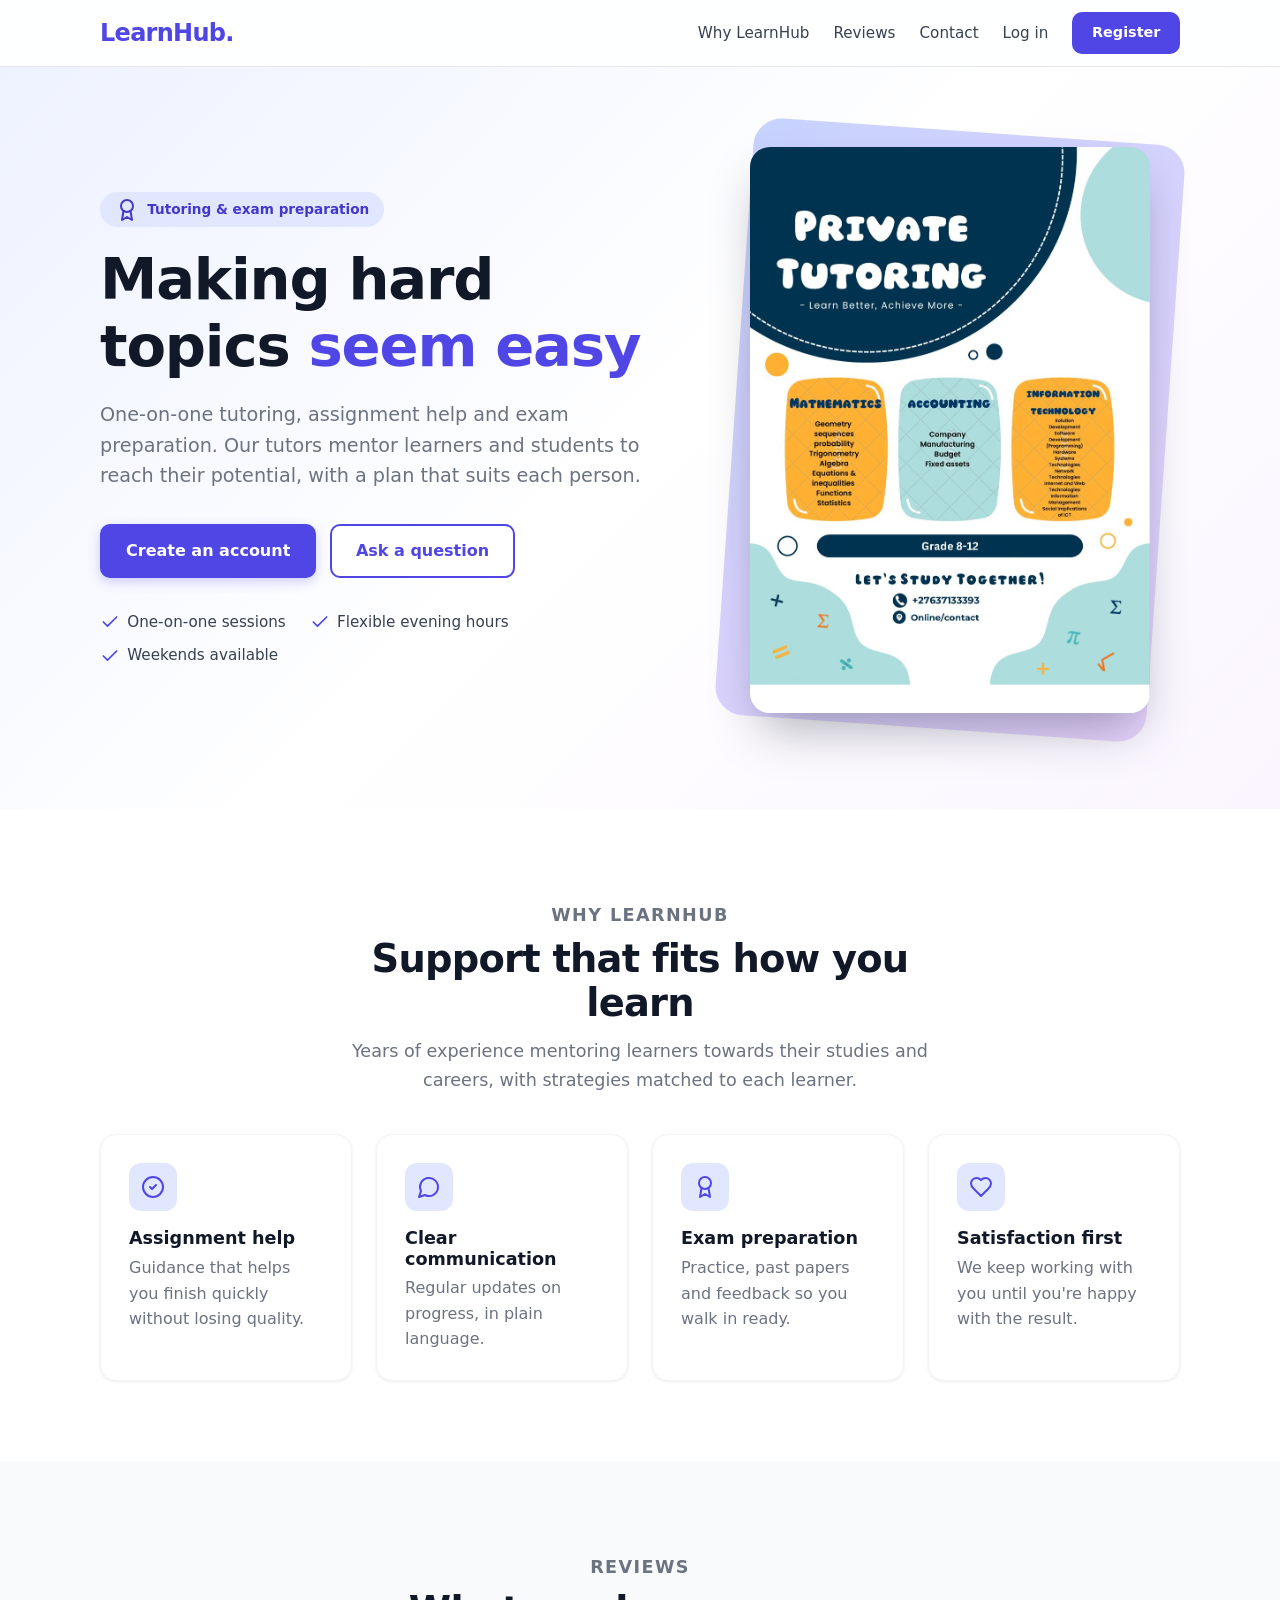
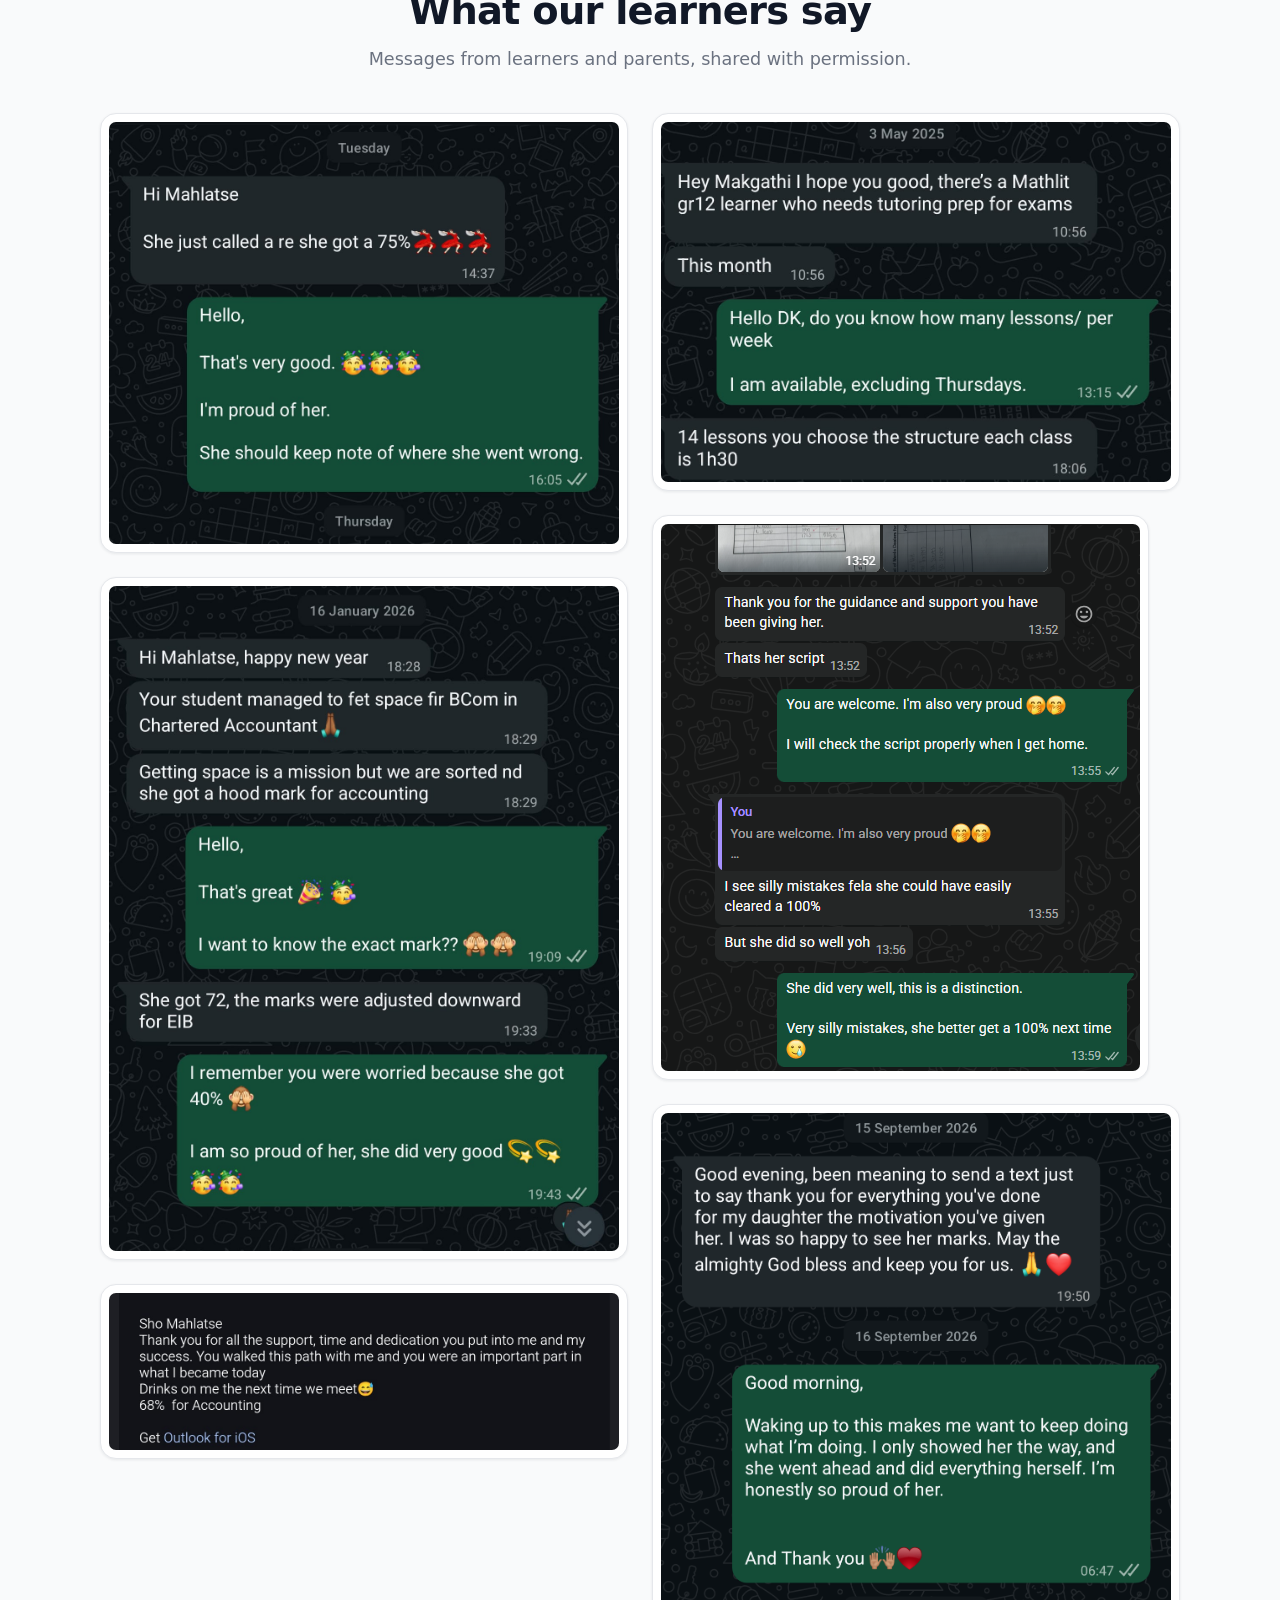
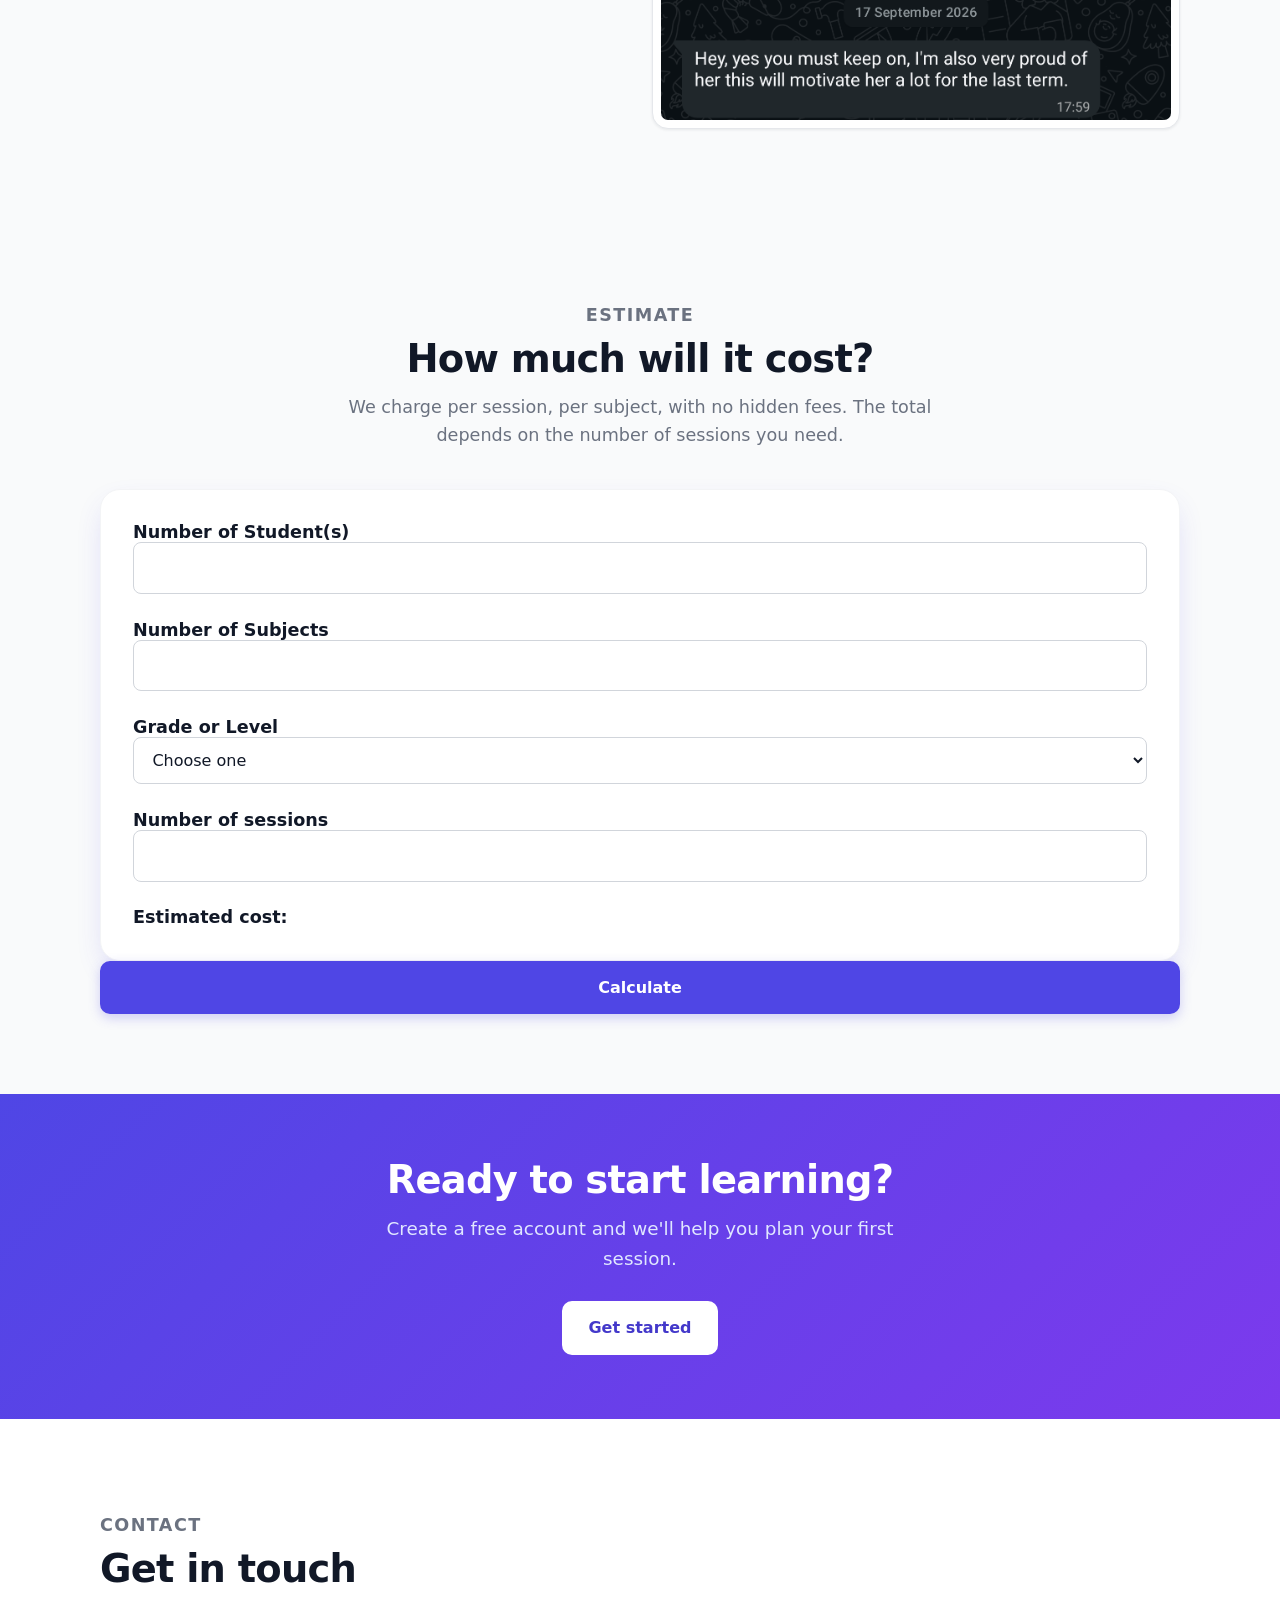
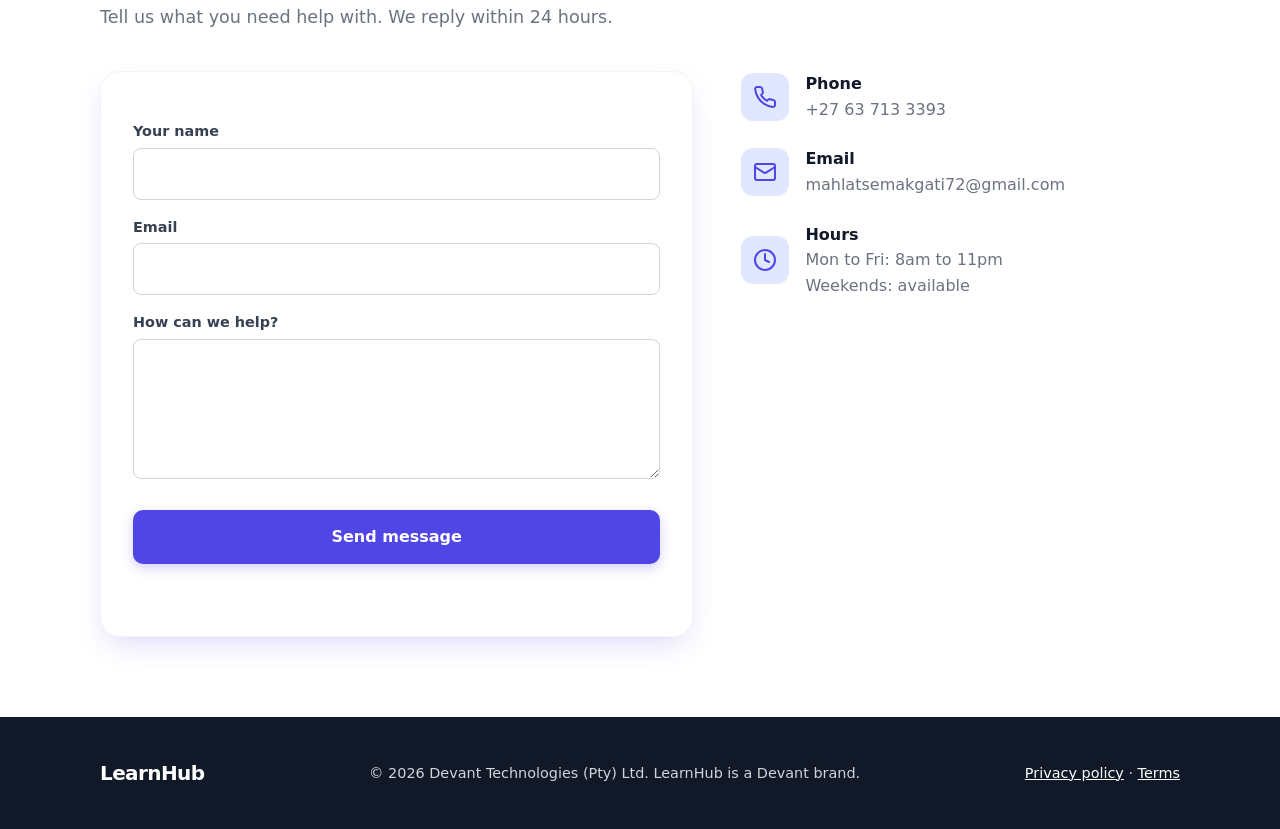
<file: index.html>
<!DOCTYPE html>
<html lang="en">
<head>
<meta charset="UTF-8">
<meta name="viewport" content="width=device-width, initial-scale=1">
<title>LearnHub.</title>
<meta name="description" content="One-on-one tutoring, assignment help and exam preparation for learners and students.">
<link rel="stylesheet" href="static/styles.css">
</head>
<body>

    <main>
        <header class="site-header">
            <div class="wrap">
                <a class="brand" href="/learnhub">LearnHub.</a>

                <!--NAV BAR-->
                <nav class="site-nav" aria-label="Main">
                    <a class="hide-sm" href="/learnhub#why">Why LearnHub</a>
                    <a class="hide-sm" href="/learnhub#reviews">Reviews</a>
                    <a class="hide-sm" href="/learnhub#contact">Contact</a>
                    <a href="login">Log in</a>
                    <a class="btn small" href="register">Register</a>
                </nav>
            </div>
        </header>
        <section class="hero">
            <div class="wrap">
                <div>
                    <span class="badge"><svg class="icon" viewBox="0 0 24 24" fill="none" stroke="currentColor" stroke-width="2" stroke-linecap="round" stroke-linejoin="round" aria-hidden="true"><circle cx="12" cy="8" r="6" /><path d="M15.477 12.89 17 22l-5-3-5 3 1.523-9.11" /></svg>Tutoring &amp; exam preparation</span>
                    <h1>Making hard topics <span class="accent">seem easy</span></h1>
                    <p class="lead">One-on-one tutoring, assignment help and exam preparation. Our tutors mentor learners and students to reach their potential, with a plan that suits each person.</p>
                    <div class="actions">
                        <a class="btn" href="/register">Create an account</a>
                        <a class="btn secondary" href="#contact">Ask a question</a>
                    </div>
                    <ul class="ticks">
                        <li><svg class="icon" viewBox="0 0 24 24" fill="none" stroke="currentColor" stroke-width="2" stroke-linecap="round" stroke-linejoin="round" aria-hidden="true"><path d="M20 6 9 17l-5-5" /></svg>One-on-one sessions</li>
                        <li><svg class="icon" viewBox="0 0 24 24" fill="none" stroke="currentColor" stroke-width="2" stroke-linecap="round" stroke-linejoin="round" aria-hidden="true"><path d="M20 6 9 17l-5-5" /></svg>Flexible evening hours</li>
                        <li><svg class="icon" viewBox="0 0 24 24" fill="none" stroke="currentColor" stroke-width="2" stroke-linecap="round" stroke-linejoin="round" aria-hidden="true"><path d="M20 6 9 17l-5-5" /></svg>Weekends available</li>
                    </ul>
                </div>
                <div class="poster"><img src="static/images/tutorposter.jpeg" alt="LearnHub tutoring poster" width="400" height="566"></div>
            </div>
        </section>

        <section id="why" class="white">
            <div class="wrap">
                <div class="section-head center">
                    <p class="eyebrow">Why LearnHub</p>
                    <h2>Support that fits how you learn</h2>
                    <p>Years of experience mentoring learners towards their studies and careers, with strategies matched to each learner.</p>
                </div>
                <div class="cards">
                    <div class="feature"><div class="icon-circle"><svg class="icon" viewBox="0 0 24 24" fill="none" stroke="currentColor" stroke-width="2" stroke-linecap="round" stroke-linejoin="round" aria-hidden="true"><circle cx="12" cy="12" r="10" /><path d="m9 12 2 2 4-4" /></svg></div><h3>Assignment help</h3><p>Guidance that helps you finish quickly without losing quality.</p></div>
                    <div class="feature"><div class="icon-circle"><svg class="icon" viewBox="0 0 24 24" fill="none" stroke="currentColor" stroke-width="2" stroke-linecap="round" stroke-linejoin="round" aria-hidden="true"><path d="M7.9 20A9 9 0 1 0 4 16.1L2 22Z" /></svg></div><h3>Clear communication</h3><p>Regular updates on progress, in plain language.</p></div>
                    <div class="feature"><div class="icon-circle"><svg class="icon" viewBox="0 0 24 24" fill="none" stroke="currentColor" stroke-width="2" stroke-linecap="round" stroke-linejoin="round" aria-hidden="true"><circle cx="12" cy="8" r="6" /><path d="M15.477 12.89 17 22l-5-3-5 3 1.523-9.11" /></svg></div><h3>Exam preparation</h3><p>Practice, past papers and feedback so you walk in ready.</p></div>
                    <div class="feature"><div class="icon-circle"><svg class="icon" viewBox="0 0 24 24" fill="none" stroke="currentColor" stroke-width="2" stroke-linecap="round" stroke-linejoin="round" aria-hidden="true"><path d="M19 14c1.49-1.46 3-3.21 3-5.5A5.5 5.5 0 0 0 16.5 3c-1.76 0-3 .5-4.5 2-1.5-1.5-2.74-2-4.5-2A5.5 5.5 0 0 0 2 8.5c0 2.3 1.5 4.05 3 5.5l7 7Z" /></svg></div><h3>Satisfaction first</h3><p>We keep working with you until you're happy with the result.</p></div>
                </div>
            </div>
        </section>

        <section id="reviews" class="soft">
            <div class="wrap">
                <div class="section-head center">
                    <p class="eyebrow">Reviews</p>
                    <h2>What our learners say</h2>
                    <p>Messages from learners and parents, shared with permission.</p>
                </div>
                <div class="reviews">
                    <img src="static/images/3.jpeg" alt="Message from a learner thanking their tutor" loading="lazy">
                    <img src="static/images/2.jpeg" alt="Message from a parent about their child's results" loading="lazy">
                    <img src="static/images/1.jpeg" alt="Message from a student sharing their Accounting result" loading="lazy">
                    <img src="static/images/4.jpeg" alt="Message from a learner about their progress" loading="lazy">
                    <img src="static/images/5.png" alt="Message from a student sharing their Accounting result" loading="lazy">
                    <img src="static/images/6.png" alt="Message from a learner about their progress" loading="lazy">
                </div>
            </div>
        </section>

        <!-- EstimateNumber of students, number of subjects, grade/ level, Number of Lessons -->

        <section class="estimate">
            <div class="wrap">
                <div class="section-head center">
                    <p class="eyebrow">Estimate</p>
                    <h2>How much will it cost?</h2>
                    <p>We charge per session, per subject, with no hidden fees. The total depends on the number of sessions you need.</p>
                </div>
                <div class="estimate-grid">
                    <div class="card">
                        
                        <h3>Number of Student(s)</h3>
                        <input id="nostudents" type="number" required><br><br>

                        <h3>Number of Subjects</h3>
                        <input id="nosubjects" type="number" required><br><br>

                        <h3>Grade or Level</h3>
                        <select id="grade" required><option value="" selected disabled>Choose one</option>
                            <option value="Grade 8 - Grade 9">Grade 8 - Grade 9</option>
                            <option value="Grade 10 - Grade 12">Grade 10 - Grade 12</option>
                            <option value="Undergraduate">Undergraduate</option></select><br><br>

                        <h3>Number of sessions</h3>
                        <input id="nosession" type="number" required><br><br>

                        <h3>Estimated cost:</h3><p class="cost" id="estimate-cost" role="alert"></p></div>
                        <button class="btn block" type="submit" id="estimate-btn">
                            Calculate
                        </button>
                    </div>
                </div>
            </div>
        </section>
        
        <section class="band">
            <div class="wrap">
                <h2>Ready to start learning?</h2>
                <p>Create a free account and we'll help you plan your first session.</p>
                <a class="btn light" href="register">Get started</a>
            </div>
        </section>

    <!-- CONTACT FORM -->
        <section id="contact" class="white">
            <div class="wrap">
                <div class="section-head">
                    <p class="eyebrow">Contact</p>
                    <h2>Get in touch</h2>
                    <p>Tell us what you need help with. We reply within 24 hours.</p>
                </div>
                <div class="contact-grid">
                    <form id="contact-form" class="card" novalidate>
                        <label for="c-name" class="first">Your name</label>
                        <input id="c-name" name="name" type="text" maxlength="100" autocomplete="name" required>
                        <label for="c-email">Email</label>
                        <input id="c-email" name="email" type="email" maxlength="254" autocomplete="email" required>
                        <label for="c-message">How can we help?</label>
                        <textarea id="c-message" name="message" minlength="5" maxlength="2000" required></textarea>
                        <div class="trap" aria-hidden="true"><label for="c-website">Leave this empty</label><input id="c-website" name="website" type="text" tabindex="-1" autocomplete="off"></div>
                        <button class="btn block" type="submit">Send message</button>
                        <p class="msg" role="alert"></p>
                    </form>
                    <ul class="contact-list">
                        <li><div class="icon-circle"><svg class="icon" viewBox="0 0 24 24" fill="none" stroke="currentColor" stroke-width="2" stroke-linecap="round" stroke-linejoin="round" aria-hidden="true"><path d="M22 16.92v3a2 2 0 0 1-2.18 2 19.79 19.79 0 0 1-8.63-3.07 19.5 19.5 0 0 1-6-6 19.79 19.79 0 0 1-3.07-8.67A2 2 0 0 1 4.11 2h3a2 2 0 0 1 2 1.72 12.84 12.84 0 0 0 .7 2.81 2 2 0 0 1-.45 2.11L8.09 9.91a16 16 0 0 0 6 6l1.27-1.27a2 2 0 0 1 2.11-.45 12.84 12.84 0 0 0 2.81.7A2 2 0 0 1 22 16.92z" /></svg></div><div><strong>Phone</strong><a href="tel:+27637133393">+27 63 713 3393</a></div></li>
                        <li><div class="icon-circle"><svg class="icon" viewBox="0 0 24 24" fill="none" stroke="currentColor" stroke-width="2" stroke-linecap="round" stroke-linejoin="round" aria-hidden="true"><rect width="20" height="16" x="2" y="4" rx="2" /><path d="m22 7-8.97 5.7a1.94 1.94 0 0 1-2.06 0L2 7" /></svg></div><div><strong>Email</strong><a href="mailto:mahlatsemakgati72@gmail.com">mahlatsemakgati72@gmail.com</a></div></li>
                        <li><div class="icon-circle"><svg class="icon" viewBox="0 0 24 24" fill="none" stroke="currentColor" stroke-width="2" stroke-linecap="round" stroke-linejoin="round" aria-hidden="true"><circle cx="12" cy="12" r="10" /><polyline points="12 6 12 12 16 14" /></svg></div><div><strong>Hours</strong><span>Mon to Fri: 8am to 11pm<br>Weekends: available</span></div></li>
                    </ul>
                </div>
            </div>
        </section>
        <footer class="site-footer">
            <div class="wrap">
                <a class="brand" href="/learnhub">LearnHub</a>
                <span>&copy; 2026 Devant Technologies (Pty) Ltd. LearnHub is a Devant brand.</span>
                <span><a href="/privacy">Privacy policy</a> &middot; <a href="/terms">Terms</a></span>
            </div>
        </footer>
    </main>

<script src="static/script.js" defer></script>
</body>
</html>
</file>
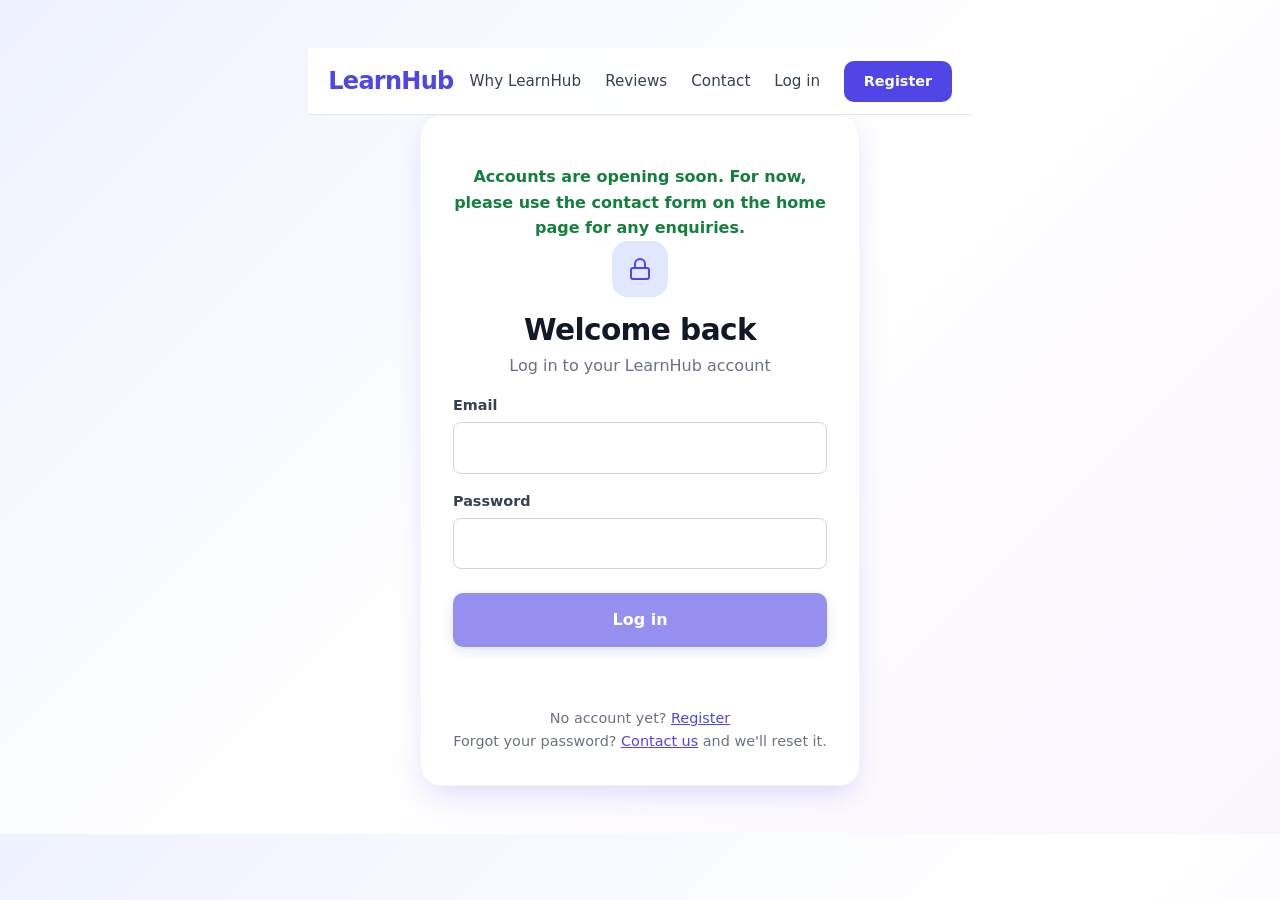
<file: login.html>
<!DOCTYPE html>
<html lang="en">
<head>
<meta charset="UTF-8">
<meta name="viewport" content="width=device-width, initial-scale=1">
<title>Log in | LearnHub</title>
<meta name="description" content="Log in to your LearnHub account.">
<link rel="stylesheet" href="static/styles.css">
</head>
<body class="auth-bg">

<main class="auth"><div class="wrap">
    <header class="site-header">
        <div class="wrap">
            <a class="brand" href="/learnhub">LearnHub</a>
            <nav class="site-nav" aria-label="Main">
                <a class="hide-sm" href="/learnhub#why">Why LearnHub</a>
                <a class="hide-sm" href="/learnhub#reviews">Reviews</a>
                <a class="hide-sm" href="/learnhub#contact">Contact</a>
                <a href="login">Log in</a>
                <a class="btn small" href="register">Register</a>
            </nav>
        </div>
    </header>
    <form id="login-form" class="card narrow" novalidate>
        <div class="top"><div class="icon-circle"><svg class="icon" viewBox="0 0 24 24" fill="none" stroke="currentColor" stroke-width="2" stroke-linecap="round" stroke-linejoin="round" aria-hidden="true"><rect width="18" height="11" x="3" y="11" rx="2" /><path d="M7 11V7a5 5 0 0 1 10 0v4" /></svg></div><h1>Welcome back</h1><p>Log in to your LearnHub account</p></div>
        <label for="email">Email</label>
        <input id="email" type="email" autocomplete="username" maxlength="254" required>
        <label for="password">Password</label>
        <input id="password" type="password" autocomplete="current-password" maxlength="200" required>
        <button class="btn block" type="submit">Log in</button>
        <p class="msg" role="alert"></p>
        <p class="hint center">No account yet? <a href="/register">Register</a><br>Forgot your password? <a href="/learnhub#contact">Contact us</a> and we'll reset it.</p>
    </form>
</div></main>
<script src="static/script.js" defer></script>
</body>
</html>
</file>
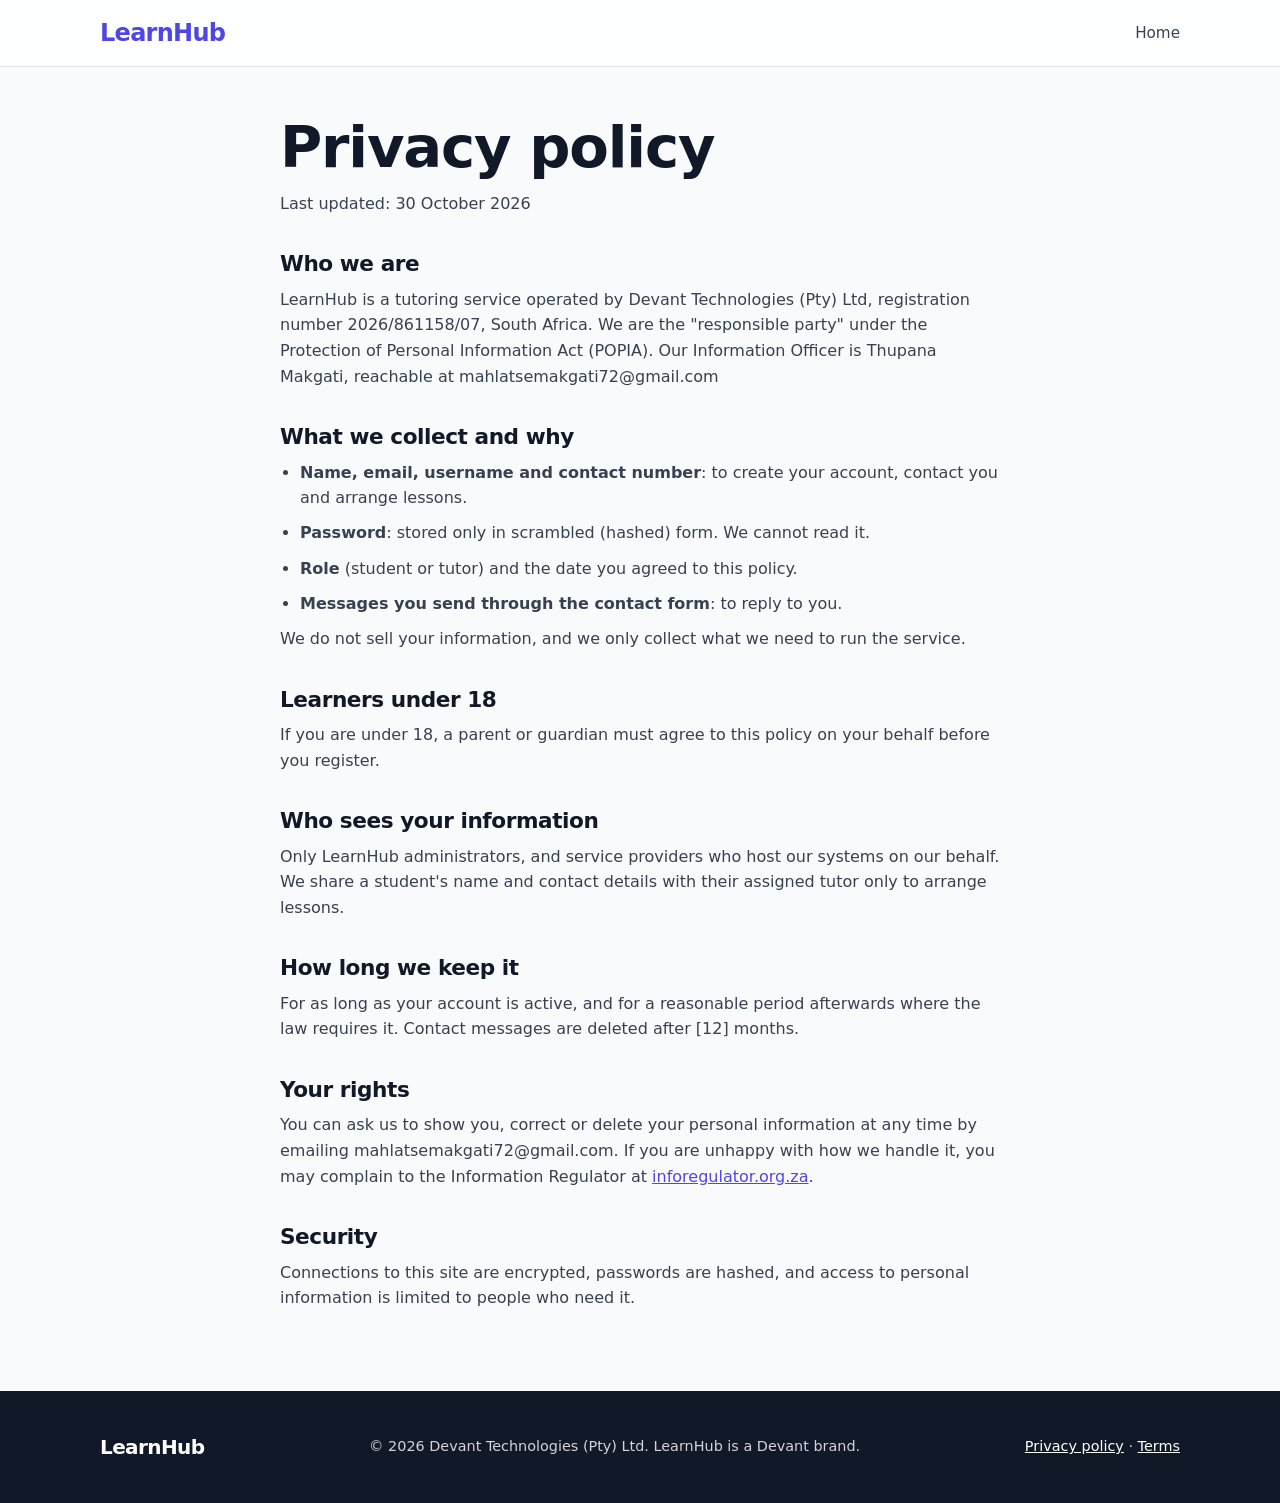
<file: privacy.html>
<!DOCTYPE html>
<html lang="en">
<head>
<meta charset="UTF-8">
<meta name="viewport" content="width=device-width, initial-scale=1">
<meta name="robots" content="noindex">
<title>Privacy policy | LearnHub</title>
<link rel="stylesheet" href="static/styles.css">
</head>
<body>
<header class="site-header"><div class="wrap"><a class="brand" href="/">LearnHub</a><nav class="site-nav"><a href="/">Home</a></nav></div></header>
<main class="legal">
<h1>Privacy policy</h1>
<p class="muted">Last updated: 30 October 2026</p>

<h2>Who we are</h2>
<p>LearnHub is a tutoring service operated by Devant Technologies (Pty) Ltd, registration number 2026/861158/07, South Africa. We are the "responsible party" under the Protection of Personal Information Act (POPIA). Our Information Officer is Thupana Makgati, reachable at mahlatsemakgati72@gmail.com</p>

<h2>What we collect and why</h2>
<ul>
<li><strong>Name, email, username and contact number</strong>: to create your account, contact you and arrange lessons.</li>
<li><strong>Password</strong>: stored only in scrambled (hashed) form. We cannot read it.</li>
<li><strong>Role</strong> (student or tutor) and the date you agreed to this policy.</li>
<li><strong>Messages you send through the contact form</strong>: to reply to you.</li>
</ul>
<p>We do not sell your information, and we only collect what we need to run the service.</p>

<h2>Learners under 18</h2>
<p>If you are under 18, a parent or guardian must agree to this policy on your behalf before you register.</p>

<h2>Who sees your information</h2>
<p>Only LearnHub administrators, and service providers who host our systems on our behalf. We share a student's name and contact details with their assigned tutor only to arrange lessons.</p>

<h2>How long we keep it</h2>
<p>For as long as your account is active, and for a reasonable period afterwards where the law requires it. Contact messages are deleted after [12] months.</p>

<h2>Your rights</h2>
<p>You can ask us to show you, correct or delete your personal information at any time by emailing mahlatsemakgati72@gmail.com. If you are unhappy with how we handle it, you may complain to the Information Regulator at <a href="https://inforegulator.org.za" rel="noopener">inforegulator.org.za</a>.</p>

<h2>Security</h2>
<p>Connections to this site are encrypted, passwords are hashed, and access to personal information is limited to people who need it.</p>
</main>
<footer class="site-footer"><div class="wrap">
  <a class="brand" href="/">LearnHub</a>
  <span>&copy; 2026 Devant Technologies (Pty) Ltd. LearnHub is a Devant brand.</span>
  <span><a href="/privacy">Privacy policy</a> &middot; <a href="/terms">Terms</a></span>
</div></footer>
</body>
</html>
</file>
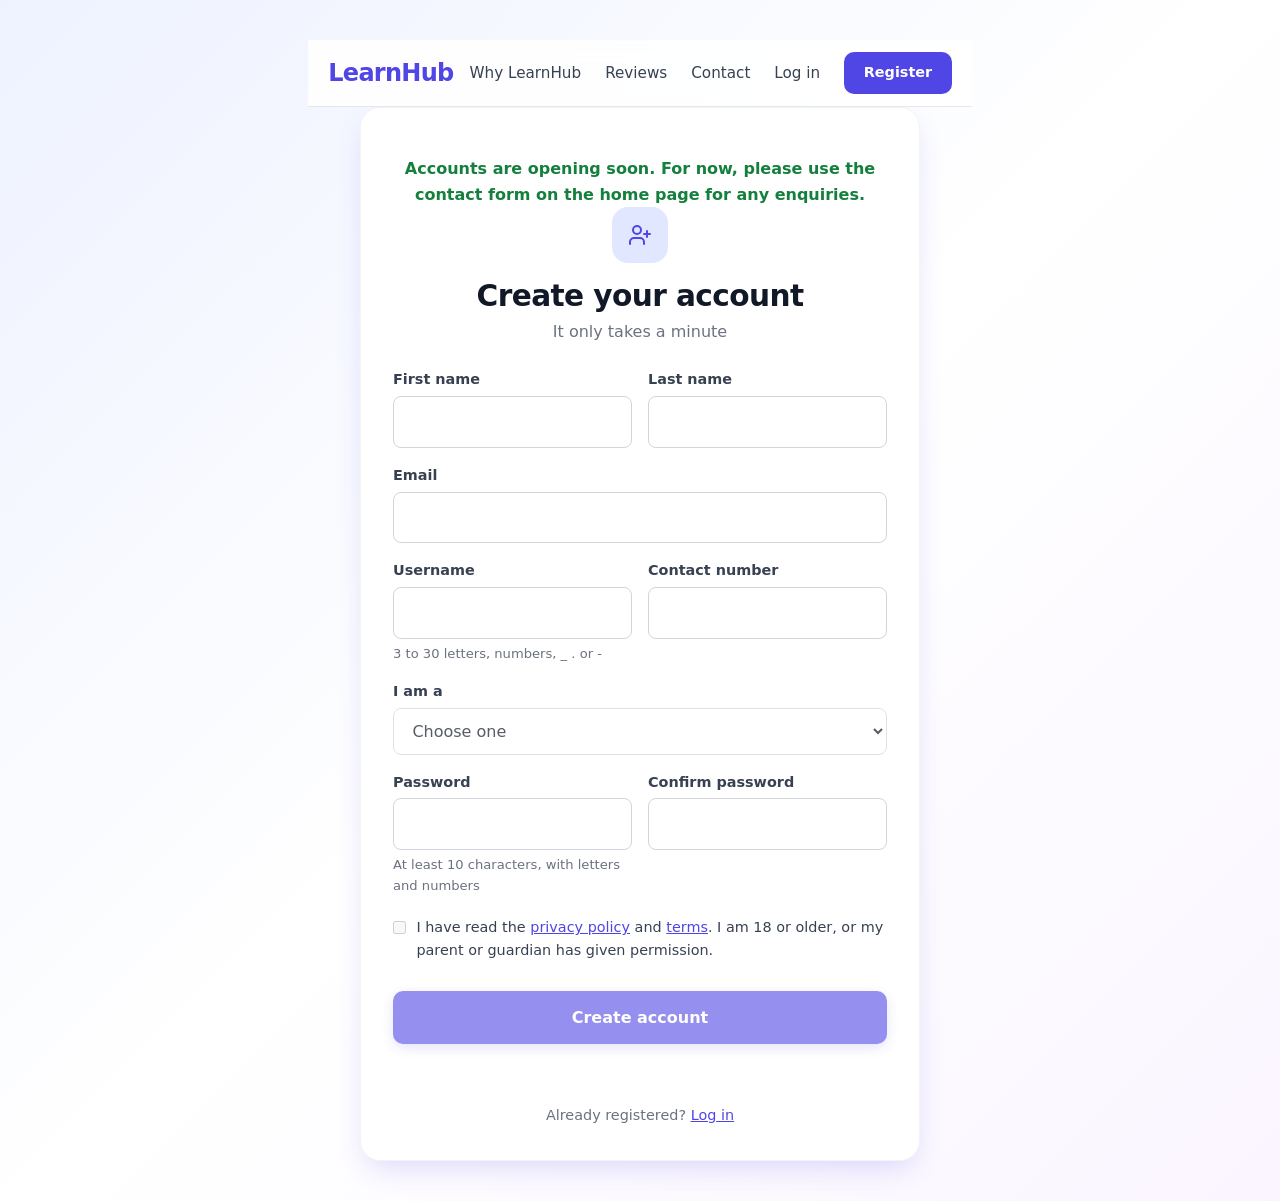
<file: register.html>
<!DOCTYPE html>
<html lang="en">
<head>
<meta charset="UTF-8">
<meta name="viewport" content="width=device-width, initial-scale=1">
<title>Register | LearnHub</title>
<meta name="description" content="Create your LearnHub account.">
<link rel="stylesheet" href="static/styles.css">
</head>
<body class="auth-bg">

<main class="auth"><div class="wrap">
    <header class="site-header">
        <div class="wrap">
            <a class="brand" href="/learnhub">LearnHub</a>
            <nav class="site-nav" aria-label="Main">
                <a class="hide-sm" href="/learnhub#why">Why LearnHub</a>
                <a class="hide-sm" href="/learnhub#reviews">Reviews</a>
                <a class="hide-sm" href="/learnhub#contact">Contact</a>
                <a href="login">Log in</a>
                <a class="btn small" href="register">Register</a>
            </nav>
        </div>
    </header>
    <form id="register-form" class="card" novalidate>
        <div class="top"><div class="icon-circle"><svg class="icon" viewBox="0 0 24 24" fill="none" stroke="currentColor" stroke-width="2" stroke-linecap="round" stroke-linejoin="round" aria-hidden="true"><path d="M16 21v-2a4 4 0 0 0-4-4H6a4 4 0 0 0-4 4v2" /><circle cx="9" cy="7" r="4" /><path d="M19 8v6M22 11h-6" /></svg></div><h1>Create your account</h1><p>It only takes a minute</p></div>
        <div class="form-grid">
            <div><label for="first_name">First name</label><input id="first_name" type="text" maxlength="60" autocomplete="given-name" required></div>
            <div><label for="last_name">Last name</label><input id="last_name" type="text" maxlength="60" autocomplete="family-name" required></div>
            <div class="full"><label for="email">Email</label><input id="email" type="email" maxlength="254" autocomplete="email" required></div>
            <div><label for="username">Username</label><input id="username" type="text" pattern="[A-Za-z0-9_.\-]{3,30}" autocomplete="username" required><p class="hint">3 to 30 letters, numbers, _ . or -</p></div>
            <div><label for="contact_number">Contact number</label><input id="contact_number" type="tel" pattern="\+?[0-9 ]{9,18}" autocomplete="tel" required></div>
            <div class="full">
                <label for="role">I am a</label>
                <select id="role" required><option value="" selected disabled>Choose one</option><option value="Student">Student or learner</option><option value="Tutor">Tutor</option></select>
            </div>
            <div><label for="password">Password</label><input id="password" type="password" minlength="10" maxlength="72" autocomplete="new-password" required><p class="hint">At least 10 characters, with letters and numbers</p></div>
            <div><label for="confirm">Confirm password</label><input id="confirm" type="password" minlength="10" maxlength="72" autocomplete="new-password" required></div>
        </div>
        <label class="check" for="consent">
            <input id="consent" type="checkbox" required>
            <span>I have read the <a href="privacy" target="_blank" rel="noopener">privacy policy</a> and <a href="terms" target="_blank" rel="noopener">terms</a>. I am 18 or older, or my parent or guardian has given permission.</span>
        </label>
        <button class="btn block" type="submit">Create account</button>
        <p class="msg" role="alert"></p>
        <p class="hint center">Already registered? <a href="login">Log in</a></p>
    </form>
</div></main>
<script src="static/script.js" defer></script>
</body>
</html>
</file>
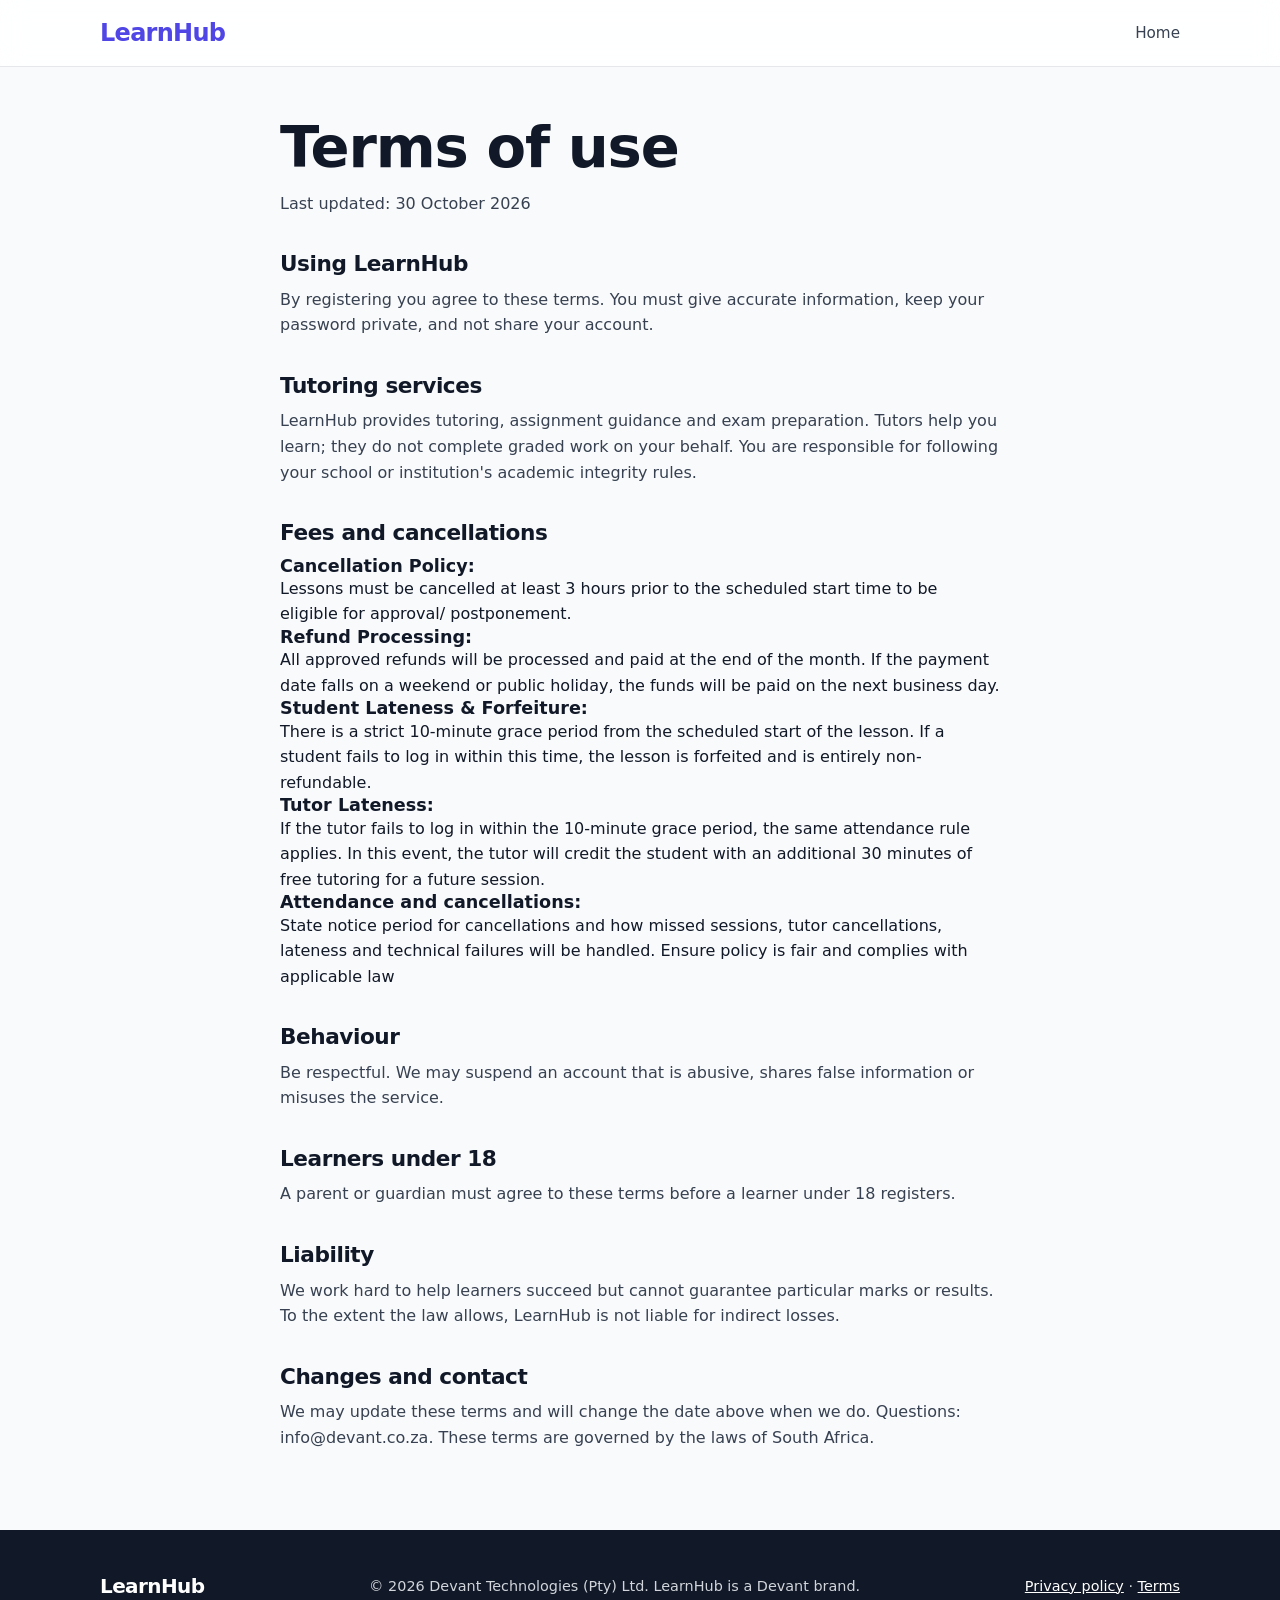
<file: terms.html>
<!DOCTYPE html>
<html lang="en">
<head>
<meta charset="UTF-8">
<meta name="viewport" content="width=device-width, initial-scale=1">
<meta name="robots" content="noindex">
<title>Terms | LearnHub.</title>
<link rel="stylesheet" href="static/styles.css">
</head>
<body>
<header class="site-header"><div class="wrap"><a class="brand" href="/">LearnHub</a><nav class="site-nav"><a href="/">Home</a></nav></div></header>
<main class="legal">
<h1>Terms of use</h1>
<p class="muted">Last updated: 30 October 2026</p>

<h2>Using LearnHub</h2>
<p>By registering you agree to these terms. You must give accurate information, keep your password private, and not share your account.</p>

<h2>Tutoring services</h2>
<p>LearnHub provides tutoring, assignment guidance and exam preparation. Tutors help you learn; they do not complete graded work on your behalf. You are responsible for following your school or institution's academic integrity rules.</p>

<h2>Fees and cancellations</h2>
<p>
    <h3>Cancellation Policy:</h3>Lessons must be cancelled at least 3 hours prior to the scheduled start time to be eligible for approval/ postponement.<br>
    <h3>Refund Processing:</h3>All approved refunds will be processed and paid at the end of the month. If the payment date falls on a weekend or public holiday, the funds will be paid on the next business day.<br>
    <h3>Student Lateness & Forfeiture:</h3>There is a strict 10-minute grace period from the scheduled start of the lesson. If a student fails to log in within this time, the lesson is forfeited and is entirely non-refundable.<br>
    <h3>Tutor Lateness:</h3>If the tutor fails to log in within the 10-minute grace period, the same attendance rule applies. In this event, the tutor will credit the student with an additional 30 minutes of free tutoring for a future session.<br>
    <h3>Attendance and cancellations: </h3>State notice period for cancellations and how missed sessions, tutor cancellations, lateness and technical failures will be handled. Ensure policy is fair and complies with applicable law<br>
</p>

<h2>Behaviour</h2>
<p>Be respectful. We may suspend an account that is abusive, shares false information or misuses the service.</p>

<h2>Learners under 18</h2>
<p>A parent or guardian must agree to these terms before a learner under 18 registers.</p>

<h2>Liability</h2>
<p>We work hard to help learners succeed but cannot guarantee particular marks or results. To the extent the law allows, LearnHub is not liable for indirect losses.</p>

<h2>Changes and contact</h2>
<p>We may update these terms and will change the date above when we do. Questions: info@devant.co.za. These terms are governed by the laws of South Africa.</p>
</main>
<footer class="site-footer"><div class="wrap">
  <a class="brand" href="/">LearnHub</a>
  <span>&copy; 2026 Devant Technologies (Pty) Ltd. LearnHub is a Devant brand.</span>
  <span><a href="/privacy">Privacy policy</a> &middot; <a href="/terms">Terms</a></span>
</div></footer>
</body>
</html>
</file>
<file: static/styles.css>
/* LearnHub: indigo and purple theme. No external fonts, icons or scripts. */
:root {
  --indigo-50: #eef2ff; --indigo-100: #e0e7ff; --indigo-200: #c7d2fe;
  --indigo-500: #6366f1; --indigo-600: #4f46e5; --indigo-700: #4338ca;
  --purple-50: #faf5ff; --purple-600: #7c3aed;
  --gray-50: #f9fafb; --gray-100: #f3f4f6; --gray-200: #e5e7eb; --gray-300: #d1d5db;
  --gray-500: #6b7280; --gray-700: #374151; --gray-900: #111827;
  --danger: #b91c1c; --ok: #15803d;
  --shadow-sm: 0 1px 3px rgba(17, 24, 39, .08);
  --shadow-lg: 0 12px 30px -8px rgba(79, 70, 229, .22);
}
* { box-sizing: border-box; margin: 0; }
html { scroll-behavior: smooth; }
body {
  font-family: "Segoe UI", system-ui, -apple-system, Roboto, Tahoma, sans-serif;
  color: var(--gray-900); background: var(--gray-50); line-height: 1.6;
  -webkit-font-smoothing: antialiased;
}
h1, h2, h3 { line-height: 1.15; letter-spacing: -.02em; }
h1 { font-size: clamp(2.2rem, 6vw, 3.6rem); font-weight: 800; }
h2 { font-size: clamp(1.7rem, 3.5vw, 2.4rem); font-weight: 800; }
h3 { font-size: 1.1rem; font-weight: 600; letter-spacing: 0; }
a { color: var(--indigo-600); }
img { max-width: 100%; display: block; }
:focus-visible { outline: 3px solid var(--indigo-500); outline-offset: 2px; }
.wrap { max-width: 1120px; margin: 0 auto; padding: 0 1.25rem; }
.muted { color: var(--gray-500); }
.center { text-align: center; }
.icon { width: 24px; height: 24px; flex: none; }
.icon-circle { width: 48px; height: 48px; border-radius: 12px; background: var(--indigo-100); color: var(--indigo-600); display: grid; place-items: center; flex: none; }

/* Devant wordmark */
.logo { font-weight: 800; font-size: 1.6rem; letter-spacing: .12em; color: var(--indigo-600); text-decoration: none; }
.logo span { color: var(--purple-600); }
.site-footer .logo { color: #fff; }
.site-footer .logo span { color: #a78bfa; }

/* header */
.site-header { background: rgba(255, 255, 255, .85); backdrop-filter: blur(12px); -webkit-backdrop-filter: blur(12px); border-bottom: 1px solid var(--gray-200); position: sticky; top: 0; z-index: 20; }
.site-header .wrap { display: flex; align-items: center; justify-content: space-between; gap: 1rem; min-height: 66px; }
.brand { font-weight: 800; font-size: 1.5rem; color: var(--indigo-600); text-decoration: none; letter-spacing: -.03em; }
.site-nav { display: flex; align-items: center; gap: 1.5rem; }
.site-nav a:not(.btn) { text-decoration: none; color: var(--gray-700); font-weight: 500; font-size: .95rem; }
.site-nav a:not(.btn):hover { color: var(--indigo-600); }

/* buttons */
.btn { display: inline-flex; align-items: center; justify-content: center; gap: .5rem; border: 2px solid var(--indigo-600); background: var(--indigo-600); color: #fff !important; padding: .75rem 1.5rem; border-radius: 10px; font: inherit; font-weight: 600; text-decoration: none; cursor: pointer; box-shadow: 0 4px 12px rgba(79, 70, 229, .25); transition: background .2s, transform .2s, box-shadow .2s; }
.btn:hover { background: var(--indigo-700); border-color: var(--indigo-700); transform: translateY(-1px); }
.btn:disabled { opacity: .6; cursor: wait; transform: none; }
.btn.secondary { background: #fff; color: var(--indigo-600) !important; box-shadow: none; }
.btn.secondary:hover { background: var(--indigo-50); border-color: var(--indigo-600); }
.btn.light { background: #fff; border-color: #fff; color: var(--indigo-700) !important; box-shadow: none; }
.btn.light:hover { background: var(--indigo-50); border-color: var(--indigo-50); }
.btn.small { padding: .45rem 1.1rem; font-size: .9rem; box-shadow: none; }
.btn.block { width: 100%; }
.actions { display: flex; gap: .85rem; flex-wrap: wrap; }

/* hero */
section { padding: 5rem 0; }
.hero { background: linear-gradient(135deg, var(--indigo-50) 0%, #fff 50%, var(--purple-50) 100%); padding: 5rem 0 6rem; overflow: hidden; }
.hero .wrap { display: grid; grid-template-columns: 1.1fr .9fr; gap: 3.5rem; align-items: center; }
.badge { display: inline-flex; align-items: center; gap: .5rem; background: var(--indigo-100); color: var(--indigo-700); padding: .35rem .95rem; border-radius: 999px; font-size: .85rem; font-weight: 600; margin-bottom: 1.25rem; }
.accent { color: var(--indigo-600); }
.hero p.lead { font-size: 1.2rem; color: var(--gray-500); margin: 1.25rem 0 2rem; max-width: 34rem; }
.ticks { list-style: none; padding: 0; display: flex; gap: .6rem 1.5rem; flex-wrap: wrap; margin-top: 2rem; color: var(--gray-700); font-weight: 500; font-size: .95rem; }
.ticks li { display: flex; align-items: center; gap: .45rem; }
.ticks .icon { width: 20px; height: 20px; color: var(--indigo-600); }
.poster { position: relative; max-width: 420px; margin: 0 auto; }
.poster::before { content: ""; position: absolute; inset: -16px; border-radius: 28px; background: linear-gradient(135deg, var(--indigo-200), #e9d5ff); transform: rotate(4deg); }
.poster img { position: relative; border-radius: 20px; box-shadow: 0 25px 50px -12px rgba(17, 24, 39, .35); width: 100%; }

/* Devant: hero panel, about, brand card */
.hero-panel { position: relative; background: linear-gradient(140deg, var(--indigo-600), var(--purple-600)); color: #fff; border-radius: 24px; padding: 2.25rem; box-shadow: 0 25px 50px -12px rgba(79, 70, 229, .45); }
.hero-panel ul { list-style: none; padding: 0; display: grid; gap: 1.5rem; }
.hero-panel li { display: flex; gap: 1rem; align-items: center; }
.hero-panel .icon-circle { background: rgba(255, 255, 255, .18); color: #fff; }
.hero-panel strong { display: block; font-size: 1.15rem; }
.hero-panel span { color: var(--indigo-100); font-size: .95rem; }
.about { display: grid; grid-template-columns: 1fr 1fr; gap: 4rem; align-items: center; }
.about h2 { margin: .25rem 0 1.25rem; }
.about p { color: var(--gray-500); margin-bottom: 1rem; font-size: 1.05rem; }
.vision { background: linear-gradient(140deg, var(--indigo-600), var(--purple-600)); color: #fff; border-radius: 20px; padding: 2.75rem; box-shadow: var(--shadow-lg); }
.vision h3 { font-size: 1.6rem; margin-bottom: .75rem; }
.vision p { color: var(--indigo-100); font-size: 1.1rem; margin: 0; }
.brand-card { max-width: 780px; margin: 0 auto; display: flex; gap: 1.5rem; align-items: center; }
.brand-card h3 { font-size: 1.8rem; color: var(--indigo-600); font-weight: 800; }
.brand-card p { color: var(--gray-500); margin: .4rem 0 1.25rem; }

/* feature cards */
.section-head { max-width: 40rem; margin-bottom: 2.5rem; }
.section-head.center { margin-left: auto; margin-right: auto; }
.eyebrow { color: var(--indigo-600); font-weight: 600; text-transform: uppercase; letter-spacing: .08em; font-size: .85rem; margin-bottom: .5rem; }
.section-head p { color: var(--gray-500); font-size: 1.1rem; margin-top: .75rem; }
.cards { display: grid; grid-template-columns: repeat(auto-fit, minmax(230px, 1fr)); gap: 1.5rem; }
.feature { background: #fff; border: 1px solid var(--gray-100); border-radius: 16px; padding: 1.75rem; box-shadow: var(--shadow-sm); transition: transform .2s, box-shadow .2s; }
.feature:hover { transform: translateY(-4px); box-shadow: var(--shadow-lg); }
.feature .icon-circle { margin-bottom: 1.1rem; }
.feature p { color: var(--gray-500); margin-top: .4rem; }
.white { background: #fff; }
.soft { background: var(--gray-50); }

/* reviews */
.reviews { columns: 2 320px; column-gap: 1.5rem; }
.reviews img { background: #fff; border: 1px solid var(--gray-200); border-radius: 16px; padding: .5rem; box-shadow: var(--shadow-sm); margin-bottom: 1.5rem; break-inside: avoid; }

/* call to action band */
.band { background: linear-gradient(135deg, var(--indigo-600), var(--purple-600)); color: #fff; padding: 4rem 0; text-align: center; }
.band p { color: var(--indigo-100); font-size: 1.15rem; margin: .75rem auto 1.75rem; max-width: 34rem; }

/* contact */
.contact-grid { display: grid; grid-template-columns: 1.15fr .85fr; gap: 3rem; align-items: start; }
.contact-list { list-style: none; padding: 0; display: grid; gap: 1.5rem; }
.contact-list li { display: flex; gap: 1rem; align-items: center; }
.contact-list strong { display: block; }
.contact-list span, .contact-list a { color: var(--gray-500); text-decoration: none; }
.contact-list a:hover { color: var(--indigo-600); }
.site-footer { background: var(--gray-900); color: #d1d5db; padding: 2.5rem 0; font-size: .9rem; }
.site-footer .wrap { display: flex; justify-content: space-between; gap: 1rem; flex-wrap: wrap; align-items: center; }
.site-footer a { color: #fff; }
.site-footer .brand { color: #fff; font-size: 1.25rem; }

/* forms and cards */
.card { background: #fff; border: 1px solid var(--gray-100); border-radius: 20px; padding: 2rem; box-shadow: var(--shadow-lg); }
.form-grid { display: grid; grid-template-columns: 1fr 1fr; gap: 0 1rem; }
.form-grid .full { grid-column: 1 / -1; }
label { display: block; font-weight: 600; font-size: .9rem; margin: 1rem 0 .3rem; color: var(--gray-700); }
input, select, textarea { width: 100%; font: inherit; color: inherit; padding: .75rem .9rem; border: 1px solid var(--gray-300); border-radius: 8px; background: #fff; transition: border-color .2s, box-shadow .2s; }
input:focus, select:focus, textarea:focus { outline: none; border-color: var(--indigo-600); box-shadow: 0 0 0 3px rgba(79, 70, 229, .2); }
input:user-invalid, select:user-invalid, textarea:user-invalid { border-color: var(--danger); }
textarea { min-height: 140px; resize: vertical; }
.hint { font-size: .82rem; color: var(--gray-500); margin-top: .25rem; }
.check { display: flex; gap: .65rem; align-items: flex-start; font-weight: 400; margin-top: 1.25rem; font-size: .9rem; }
.check input { width: auto; margin-top: .3rem; accent-color: var(--indigo-600); }
form .btn { margin-top: 1.5rem; }
.msg { margin-top: 1rem; font-weight: 600; min-height: 1.5rem; text-align: center; }
.msg.error { color: var(--danger); }
.msg.ok { color: var(--ok); }
.trap { position: absolute; left: -9999px; }

/* login / register */
.auth-bg { background: linear-gradient(135deg, var(--indigo-50) 0%, #fff 50%, var(--purple-50) 100%); }
.auth { min-height: calc(100vh - 66px); display: grid; align-items: center; padding: 2.5rem 0; }
.auth .card { max-width: 560px; margin: 0 auto; width: 100%; }
.auth .card.narrow { max-width: 440px; }
.auth .top { text-align: center; margin-bottom: .5rem; }
.auth .top .icon-circle { margin: 0 auto 1rem; width: 56px; height: 56px; border-radius: 16px; }
.auth h1 { font-size: 1.85rem; }
.auth .top p { color: var(--gray-500); margin-top: .35rem; }
.auth .hint.center { margin-top: 1.25rem; font-size: .9rem; }

/* dashboards */
.dash { padding: 2.5rem 0 4rem; }
.banner { background: linear-gradient(135deg, var(--indigo-600), var(--purple-600)); color: #fff; border-radius: 20px; padding: 2.25rem; margin-bottom: 1.5rem; box-shadow: var(--shadow-lg); }
.banner h1 { font-size: clamp(1.6rem, 4vw, 2.2rem); }
.banner p { color: var(--indigo-100); margin-top: .4rem; }
.tiles { display: grid; grid-template-columns: repeat(auto-fit, minmax(170px, 1fr)); gap: 1rem; margin-bottom: 1.5rem; }
.tile { background: #fff; border: 1px solid var(--gray-100); border-radius: 16px; padding: 1.25rem 1.5rem; box-shadow: var(--shadow-sm); }
.tile b { display: block; font-size: 2rem; font-weight: 800; color: var(--indigo-600); line-height: 1.1; }
.tile span { color: var(--gray-500); font-size: .9rem; }
.panel { background: #fff; border: 1px solid var(--gray-100); border-radius: 16px; padding: 1.5rem; box-shadow: var(--shadow-sm); }
.panel + .panel { margin-top: 1.5rem; }
.panel-row { display: flex; gap: 1rem; align-items: center; }
.panel h2 { font-size: 1.3rem; margin-bottom: .25rem; }
.table-wrap { overflow-x: auto; margin-top: .75rem; }
table { width: 100%; border-collapse: collapse; font-size: .9rem; }
th, td { text-align: left; padding: .7rem .75rem; border-bottom: 1px solid var(--gray-100); vertical-align: top; }
th { background: var(--gray-50); color: var(--gray-500); font-size: .78rem; text-transform: uppercase; letter-spacing: .05em; }
tbody tr:hover { background: var(--indigo-50); }
.pill { display: inline-block; padding: .15rem .65rem; border-radius: 999px; font-size: .78rem; font-weight: 600; }
.pill.student { background: var(--indigo-100); color: var(--indigo-700); }
.pill.tutor { background: #f3e8ff; color: #7e22ce; }
.pill.admin { background: var(--gray-900); color: #fff; }
.pill.on { background: #dcfce7; color: #166534; }
.pill.off { background: #fee2e2; color: #991b1b; }

/* legal pages */
.legal { max-width: 760px; margin: 0 auto; padding: 3rem 1.25rem 5rem; }
.legal h1 { margin-bottom: .5rem; }
.legal h2 { font-size: 1.35rem; margin-top: 2.25rem; }
.legal p, .legal li { margin-top: .6rem; color: var(--gray-700); }
.legal ul { padding-left: 1.25rem; }

@media (prefers-reduced-motion: reduce) {
  html { scroll-behavior: auto; }
  * { transition: none !important; }
}
@media (max-width: 800px) {
  section { padding: 3.5rem 0; }
  .hero { padding: 3rem 0 4rem; }
  .hero .wrap, .contact-grid, .form-grid, .about { grid-template-columns: 1fr; gap: 2rem; }
  .brand-card { flex-direction: column; align-items: flex-start; }
  .poster { max-width: 300px; }
  .site-nav { gap: 1rem; }
  .site-nav .hide-sm { display: none; }
}

/* booking: student and tutor dashboards */
.hidden { display: none !important; }
.steps { list-style: none; padding: 0; margin-top: 1rem; display: grid; gap: 1.75rem; }
.step-head { display: flex; align-items: center; gap: .75rem; margin-bottom: .85rem; }
.step-num { width: 32px; height: 32px; border-radius: 50%; background: var(--indigo-600); color: #fff; display: grid; place-items: center; font-weight: 700; flex: none; }
.chips { display: flex; flex-wrap: wrap; gap: .6rem; }
.chip { font: inherit; font-weight: 600; padding: .55rem 1.1rem; border-radius: 999px; border: 2px solid var(--indigo-200); background: #fff; color: var(--indigo-700); cursor: pointer; transition: background .2s, border-color .2s, color .2s; }
.chip:hover { border-color: var(--indigo-600); }
.chip.selected { background: var(--indigo-600); border-color: var(--indigo-600); color: #fff; }
.choices { display: grid; grid-template-columns: repeat(auto-fill, minmax(200px, 1fr)); gap: 1rem; }
.choice { font: inherit; text-align: left; display: grid; gap: .15rem; padding: 1rem 1.1rem; border-radius: 14px; border: 2px solid var(--gray-200); background: #fff; cursor: pointer; transition: border-color .2s, background .2s, box-shadow .2s; }
.choice span { color: var(--gray-500); font-size: .88rem; }
.choice:hover { border-color: var(--indigo-500); }
.choice.selected { border-color: var(--indigo-600); background: var(--indigo-50); box-shadow: 0 0 0 3px rgba(79, 70, 229, .15); }
.day { font-size: .95rem; margin: 1.1rem 0 .5rem; color: var(--gray-700); }
.day:first-child { margin-top: 0; }
.summary { background: var(--indigo-50); border: 1px solid var(--indigo-200); border-radius: 14px; padding: 1rem 1.25rem; font-weight: 600; }
.lessons { display: grid; gap: .75rem; margin-top: 1rem; }
.lesson { display: flex; justify-content: space-between; align-items: center; gap: 1rem; flex-wrap: wrap; padding: 1rem 1.25rem; border: 1px solid var(--gray-200); border-radius: 14px; }
.lesson b { display: block; }
.lesson .meta { color: var(--gray-500); font-size: .9rem; }
.lesson .side { display: flex; align-items: center; gap: .75rem; }
.pill.open { background: var(--gray-100); color: var(--gray-700); }
.inline-form { display: flex; gap: 1rem; flex-wrap: wrap; align-items: flex-end; margin-top: .5rem; }
.inline-form > div { flex: 1 1 200px; }
.inline-form .btn { margin-top: 0; }
.checks { display: grid; grid-template-columns: repeat(auto-fill, minmax(210px, 1fr)); gap: .5rem 1rem; margin: 1rem 0; }
.checks label { display: flex; gap: .6rem; align-items: center; font-weight: 500; margin: 0; padding: .6rem .8rem; border: 1px solid var(--gray-200); border-radius: 10px; cursor: pointer; }
.checks input { width: auto; accent-color: var(--indigo-600); }
</file>
